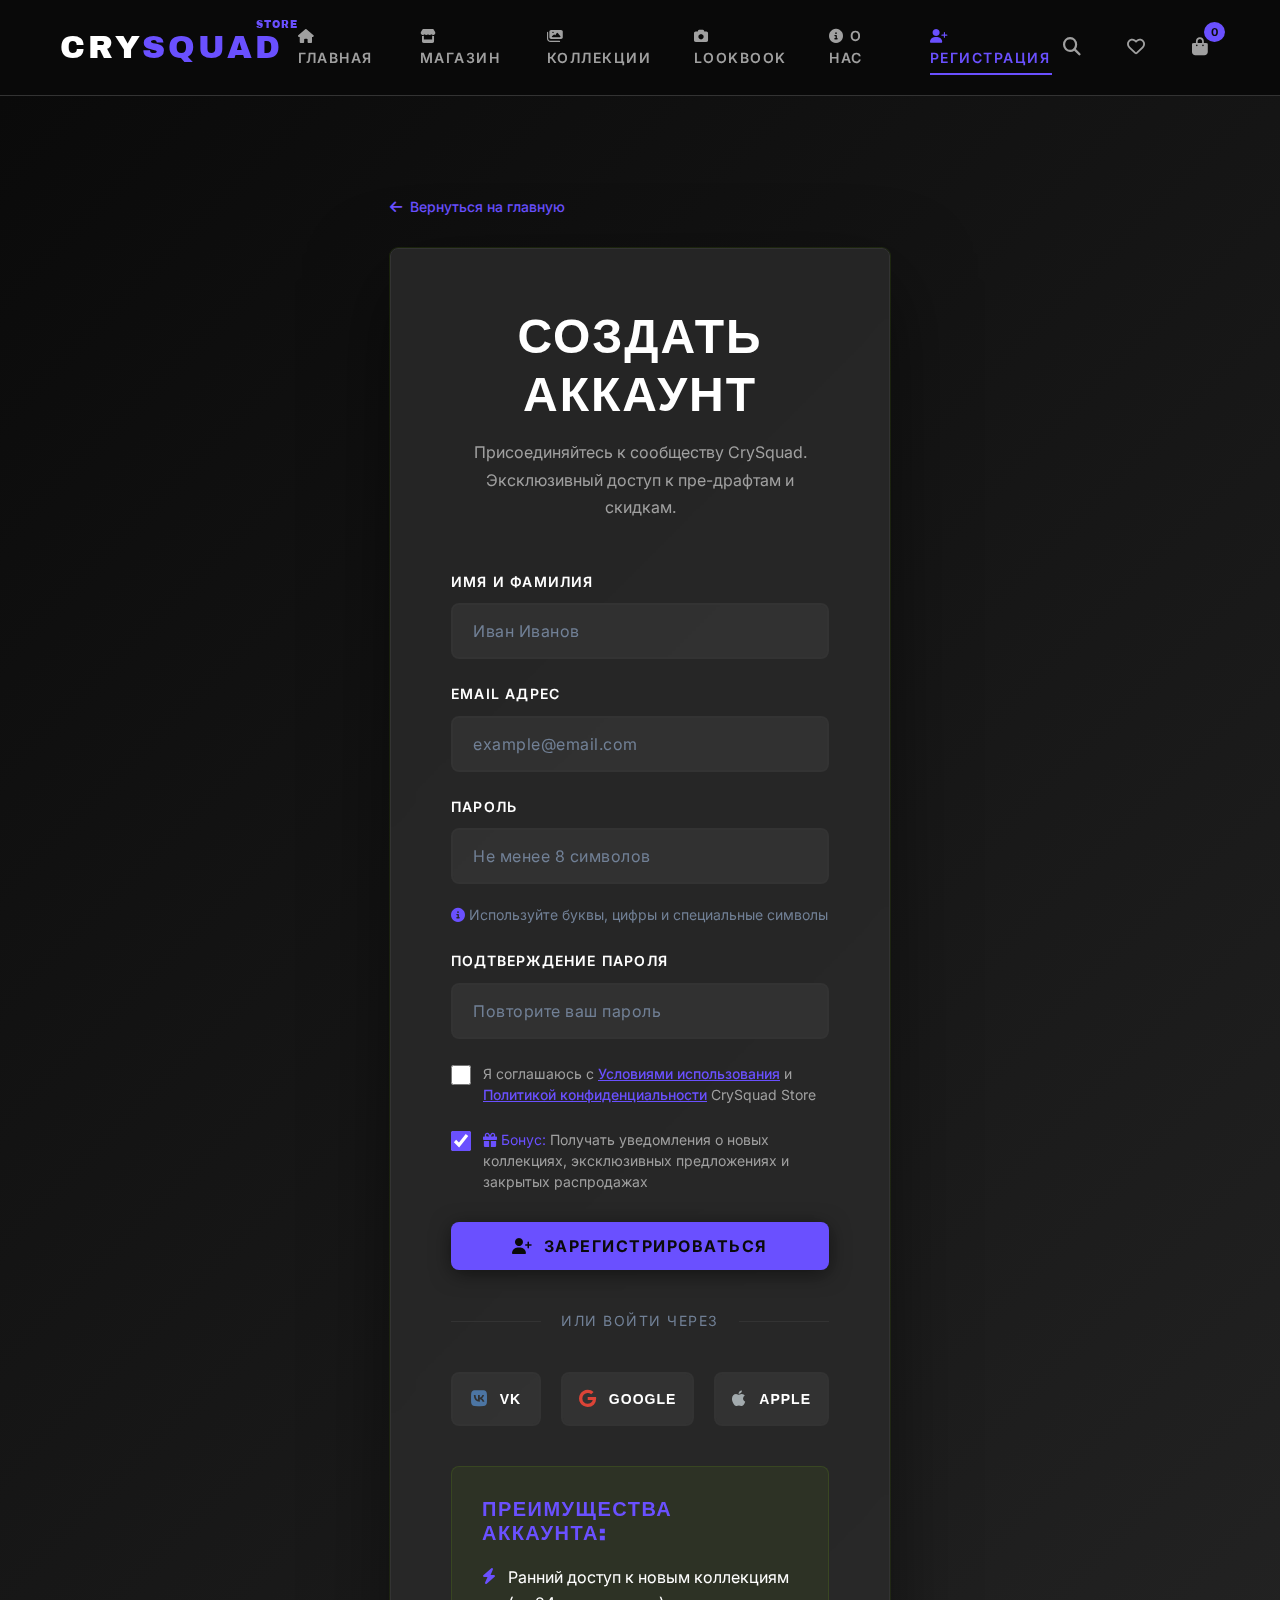
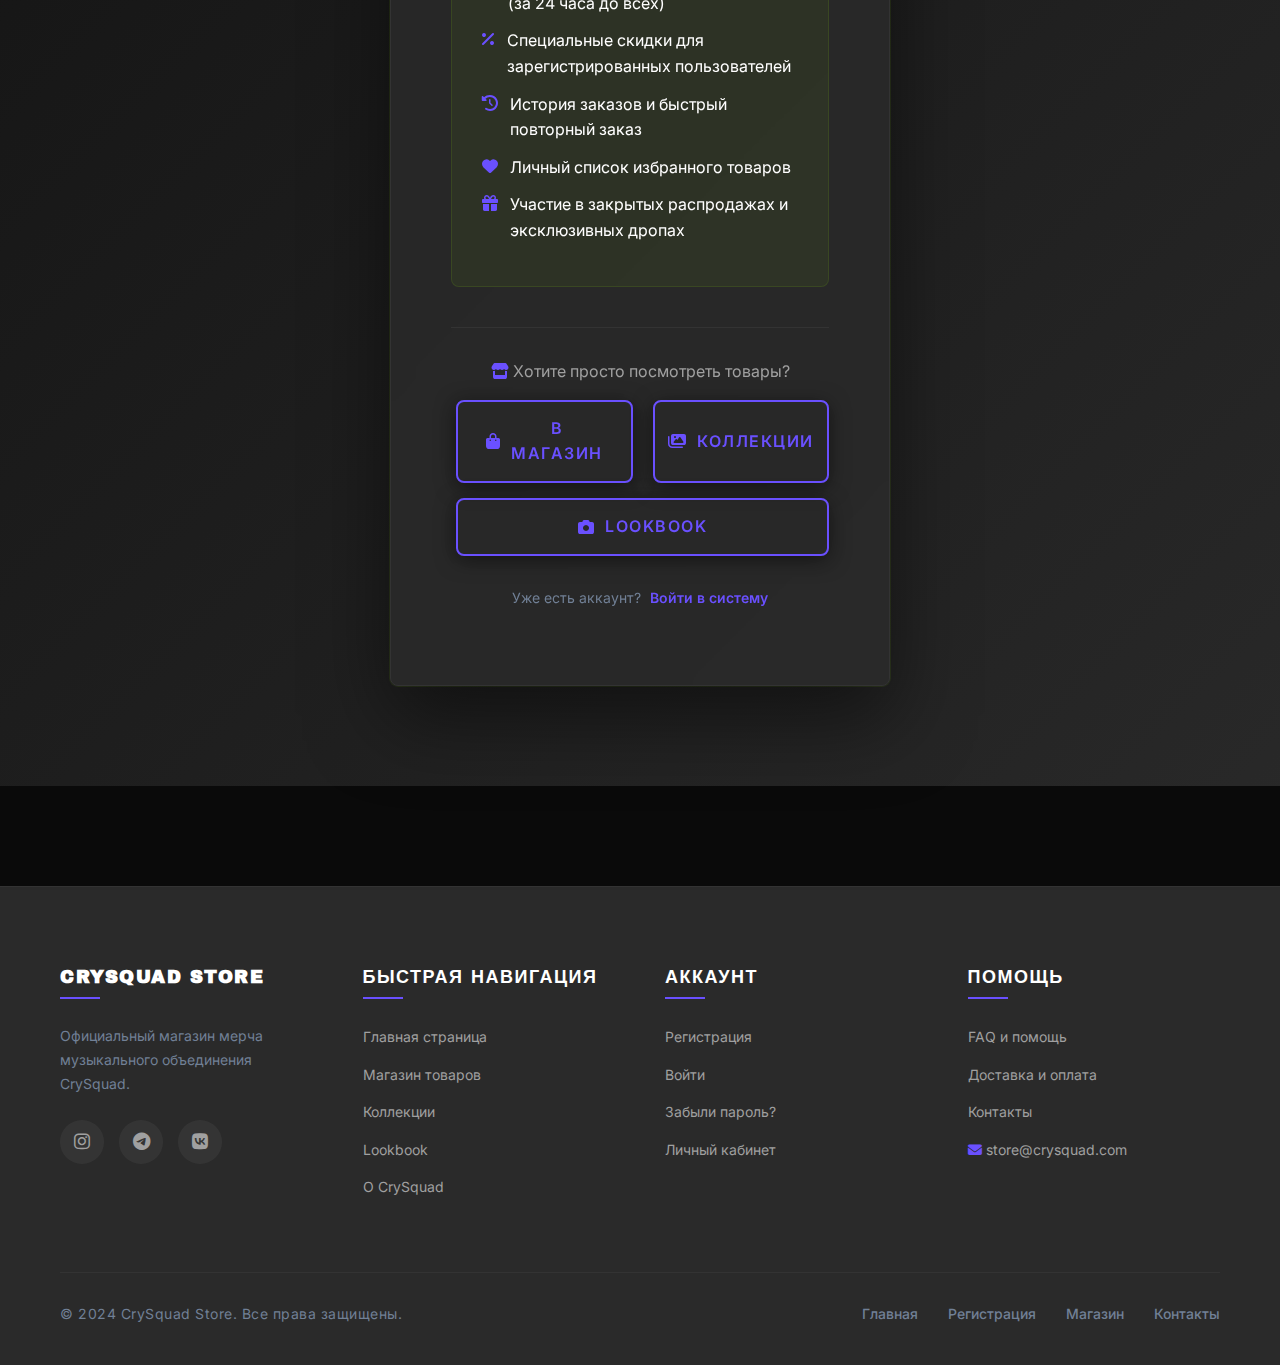
<file: cry-squad-store/register.html>
<!DOCTYPE html>
<html lang="ru">
<head>
    <meta charset="UTF-8">
    <meta name="viewport" content="width=device-width, initial-scale=1.0">
    <title>Регистрация | CrySquad Store</title>
    
    <!-- Подключение шрифтов Archivo Black и Inter -->
    <link rel="preconnect" href="https://fonts.googleapis.com">
    <link rel="preconnect" href="https://fonts.gstatic.com" crossorigin>
    <link href="https://fonts.googleapis.com/css2?family=Archivo+Black&family=Inter:wght@300;400;500;600;700;800;900&display=swap" rel="stylesheet">
    
    <link rel="stylesheet" href="style.css">
    <!-- Font Awesome для иконок -->
    <link rel="stylesheet" href="https://cdnjs.cloudflare.com/ajax/libs/font-awesome/6.4.0/css/all.min.css">
    <link rel="icon" type="image/x-icon" href="assets/images/favicon.ico">
    
    <style>
        /* Стили для навигации назад */
        .back-to-home {
            display: flex;
            align-items: center;
            gap: 10px;
            color: var(--text-secondary);
            margin-bottom: 30px;
            font-size: 14px;
        }
        
        .back-to-home a {
            color: var(--accent-color);
            display: flex;
            align-items: center;
            gap: 8px;
        }
        
        .back-to-home a:hover {
            color: var(--accent-hover);
        }
        
        /* Стили для блока преимуществ */
        .benefits {
            margin-top: 40px;
            padding: 30px;
            background-color: rgba(158, 255, 0, 0.05);
            border-radius: var(--border-radius);
            border: 1px solid rgba(158, 255, 0, 0.1);
        }
        
        .benefits h3 {
            color: var(--accent-color);
            margin-bottom: 20px;
            font-size: 20px;
        }
        
        .benefits-list {
            list-style: none;
        }
        
        .benefits-list li {
            margin-bottom: 12px;
            display: flex;
            align-items: flex-start;
            gap: 12px;
        }
        
        .benefits-list i {
            color: var(--accent-color);
            margin-top: 3px;
            flex-shrink: 0;
        }
    </style>
</head>
<body>
    <!-- Шапка сайта -->
    <header class="header">
        <div class="container">
            <div class="header-content">
                <!-- Логотип -->
                <a href="index.html" class="logo">
                    CRY<span>SQUAD</span>
                </a>
                
                <!-- Навигация -->
                <nav class="nav">
                    <a href="index.html" class="nav-link">
                        <i class="fas fa-home"></i> Главная
                    </a>
                    <a href="shop.html" class="nav-link">
                        <i class="fas fa-store"></i> Магазин
                    </a>
                    <a href="collections.html" class="nav-link">
                        <i class="fas fa-images"></i> Коллекции
                    </a>
                    <a href="lookbook.html" class="nav-link">
                        <i class="fas fa-camera"></i> Lookbook
                    </a>
                    <a href="about.html" class="nav-link">
                        <i class="fas fa-info-circle"></i> О нас
                    </a>
                    <a href="register.html" class="nav-link active">
                        <i class="fas fa-user-plus"></i> Регистрация
                    </a>
                </nav>
                
                <!-- Действия в шапке -->
                <div class="header-actions">
                    <a href="#" class="icon-link">
                        <i class="fas fa-search"></i>
                    </a>
                    <a href="#" class="icon-link">
                        <i class="far fa-heart"></i>
                    </a>
                    <a href="#" class="icon-link" style="position: relative;">
                        <i class="fas fa-shopping-bag"></i>
                        <span class="cart-count">0</span>
                    </a>
                    <a href="register.html" class="nav-link mobile-register">
                        <i class="far fa-user"></i>
                    </a>
                </div>
            </div>
        </div>
    </header>

    <!-- Секция регистрации -->
    <section class="register-section">
        <div class="container">
            <!-- Навигация назад -->
            <div class="back-to-home">
                <a href="index.html">
                    <i class="fas fa-arrow-left"></i>
                    Вернуться на главную
                </a>
            </div>
            
            <div class="register-container fade-in">
                <div class="register-header">
                    <h1>СОЗДАТЬ АККАУНТ</h1>
                    <p>Присоединяйтесь к сообществу CrySquad. Эксклюзивный доступ к пре-драфтам и скидкам.</p>
                </div>
                
                <!-- Форма регистрации -->
                <form id="registerForm">
                    <div class="form-group">
                        <label for="name" class="form-label">Имя и фамилия</label>
                        <input type="text" id="name" class="form-input" placeholder="Иван Иванов" required>
                    </div>
                    
                    <div class="form-group">
                        <label for="email" class="form-label">Email адрес</label>
                        <input type="email" id="email" class="form-input" placeholder="example@email.com" required>
                    </div>
                    
                    <div class="form-group">
                        <label for="password" class="form-label">Пароль</label>
                        <input type="password" id="password" class="form-input" placeholder="Не менее 8 символов" required>
                        <div class="small mt-20">
                            <i class="fas fa-info-circle accent-text"></i>
                            Используйте буквы, цифры и специальные символы
                        </div>
                    </div>
                    
                    <div class="form-group">
                        <label for="confirmPassword" class="form-label">Подтверждение пароля</label>
                        <input type="password" id="confirmPassword" class="form-input" placeholder="Повторите ваш пароль" required>
                    </div>
                    
                    <div class="form-checkbox">
                        <input type="checkbox" id="terms" required>
                        <label for="terms">
                            Я соглашаюсь с <a href="#">Условиями использования</a> и <a href="#">Политикой конфиденциальности</a> CrySquad Store
                        </label>
                    </div>
                    
                    <div class="form-checkbox">
                        <input type="checkbox" id="newsletter" checked>
                        <label for="newsletter">
                            <span class="accent-text"><i class="fas fa-gift"></i> Бонус:</span> 
                            Получать уведомления о новых коллекциях, эксклюзивных предложениях и закрытых распродажах
                        </label>
                    </div>
                    
                    <!-- Кнопки действий -->
                    <div style="display: flex; gap: 15px; margin-top: 30px;">
                        <button type="submit" class="btn" style="flex: 1;">
                            <i class="fas fa-user-plus"></i>
                            Зарегистрироваться
                        </button>
                        
                    </div>
                </form>
                
                <div class="divider">
                    <span>Или войти через</span>
                </div>
                
                <div class="social-register">
                    <button type="button" class="social-btn vk">
                        <i class="fab fa-vk"></i> VK
                    </button>
                    <button type="button" class="social-btn google">
                        <i class="fab fa-google"></i> Google
                    </button>
                    <button type="button" class="social-btn apple">
                        <i class="fab fa-apple"></i> Apple
                    </button>
                </div>
                
                <!-- Блок преимуществ регистрации -->
                <div class="benefits">
                    <h3>Преимущества аккаунта:</h3>
                    <ul class="benefits-list">
                        <li>
                            <i class="fas fa-bolt"></i>
                            <span>Ранний доступ к новым коллекциям (за 24 часа до всех)</span>
                        </li>
                        <li>
                            <i class="fas fa-percentage"></i>
                            <span>Специальные скидки для зарегистрированных пользователей</span>
                        </li>
                        <li>
                            <i class="fas fa-history"></i>
                            <span>История заказов и быстрый повторный заказ</span>
                        </li>
                        <li>
                            <i class="fas fa-heart"></i>
                            <span>Личный список избранного товаров</span>
                        </li>
                        <li>
                            <i class="fas fa-gift"></i>
                            <span>Участие в закрытых распродажах и эксклюзивных дропах</span>
                        </li>
                    </ul>
                </div>
                
                <!-- Альтернативные действия -->
                <div class="login-link" style="margin-top: 40px; padding-top: 30px; border-top: 1px solid var(--border-color);">
                    <p style="margin-bottom: 15px; color: var(--text-secondary); text-align: center;">
                        <i class="fas fa-store accent-text"></i> Хотите просто посмотреть товары?
                    </p>
                    <div style="display: flex; gap: 15px; flex-wrap: wrap;">
                        <a href="shop.html" class="btn btn-outline" style="flex: 1; min-width: 150px;">
                            <i class="fas fa-shopping-bag"></i>
                            В магазин
                        </a>
                        <a href="collections.html" class="btn btn-outline" style="flex: 1; min-width: 150px;">
                            <i class="fas fa-images"></i>
                            Коллекции
                        </a>
                        <a href="lookbook.html" class="btn btn-outline" style="flex: 1; min-width: 150px;">
                            <i class="fas fa-camera"></i>
                            Lookbook
                        </a>
                    </div>
                    
                    <div style="text-align: center; margin-top: 30px;">
                        <p style="color: var(--text-inactive); font-size: 14px;">
                            Уже есть аккаунт? <a href="login.html" style="color: var(--accent-color); font-weight: 600;">Войти в систему</a>
                        </p>
                    </div>
                </div>
            </div>
        </div>
    </section>

    <!-- Подвал сайта -->
    <footer class="footer">
        <div class="container">
            <div class="footer-grid">
                <div class="footer-column">
                    <h4>CRYSQUAD STORE</h4>
                    <p class="small">
                        Официальный магазин мерча музыкального объединения CrySquad.
                    </p>
                    <div class="social-links">
                        <a href="#" class="social-icon" title="Instagram">
                            <i class="fab fa-instagram"></i>
                        </a>
                        <a href="#" class="social-icon" title="Telegram">
                            <i class="fab fa-telegram"></i>
                        </a>
                        <a href="#" class="social-icon" title="VK">
                            <i class="fab fa-vk"></i>
                        </a>
                    </div>
                </div>
                
                <div class="footer-column">
                    <h4>БЫСТРАЯ НАВИГАЦИЯ</h4>
                    <ul class="footer-links">
                        <li><a href="index.html">Главная страница</a></li>
                        <li><a href="shop.html">Магазин товаров</a></li>
                        <li><a href="collections.html">Коллекции</a></li>
                        <li><a href="lookbook.html">Lookbook</a></li>
                        <li><a href="about.html">О CrySquad</a></li>
                    </ul>
                </div>
                
                <div class="footer-column">
                    <h4>АККАУНТ</h4>
                    <ul class="footer-links">
                        <li><a href="register.html">Регистрация</a></li>
                        <li><a href="login.html">Войти</a></li>
                        <li><a href="#">Забыли пароль?</a></li>
                        <li><a href="#">Личный кабинет</a></li>
                    </ul>
                </div>
                
                <div class="footer-column">
                    <h4>ПОМОЩЬ</h4>
                    <ul class="footer-links">
                        <li><a href="faq.html">FAQ и помощь</a></li>
                        <li><a href="#">Доставка и оплата</a></li>
                        <li><a href="contact.html">Контакты</a></li>
                        <li><a href="mailto:store@crysquad.com">
                            <i class="fas fa-envelope accent-text"></i> store@crysquad.com
                        </a></li>
                    </ul>
                </div>
            </div>
            
            <div class="footer-bottom">
                <div class="copyright">
                    © 2024 CrySquad Store. Все права защищены.
                </div>
                <div class="footer-bottom-links">
                    <a href="index.html">Главная</a>
                    <a href="register.html">Регистрация</a>
                    <a href="shop.html">Магазин</a>
                    <a href="#">Контакты</a>
                </div>
            </div>
        </div>
    </footer>

    <!-- JavaScript для формы регистрации -->
    <script>
        document.getElementById('registerForm').addEventListener('submit', function(e) {
            e.preventDefault();
            
            const name = document.getElementById('name').value;
            const email = document.getElementById('email').value;
            const password = document.getElementById('password').value;
            const confirmPassword = document.getElementById('confirmPassword').value;
            
            // Валидация
            if (password !== confirmPassword) {
                showNotification('Пароли не совпадают!', 'error');
                return;
            }
            
            if (password.length < 8) {
                showNotification('Пароль должен содержать не менее 8 символов', 'error');
                return;
            }
            
            if (!email.includes('@') || !email.includes('.')) {
                showNotification('Введите корректный email адрес', 'error');
                return;
            }
            
            // Показываем успешное уведомление
            showNotification(`Добро пожаловать в CrySquad, ${name}! Проверьте вашу почту для подтверждения.`, 'success');
            
            // В реальном приложении здесь был бы AJAX-запрос на сервер
            setTimeout(() => {
                window.location.href = 'index.html?welcome=true';
            }, 2000);
        });
        
        // Обработка социальных кнопок
        document.querySelectorAll('.social-btn').forEach(button => {
            button.addEventListener('click', function() {
                const provider = this.textContent.trim();
                showNotification(`В реальном приложении здесь была бы интеграция с ${provider}`, 'info');
            });
        });
        
        // Функция показа уведомлений
        function showNotification(message, type = 'info') {
            const notification = document.createElement('div');
            notification.className = 'notification';
            
            let icon = 'fas fa-info-circle';
            let color = '#9EFF00';
            
            if (type === 'error') {
                icon = 'fas fa-exclamation-circle';
                color = '#FF6B6B';
            } else if (type === 'success') {
                icon = 'fas fa-check-circle';
                color = '#9EFF00';
            }
            
            notification.innerHTML = `
                <div class="notification-content" style="display: flex; align-items: center; gap: 12px;">
                    <i class="${icon}" style="color: ${color}; font-size: 20px;"></i>
                    <span>${message}</span>
                </div>
            `;
            
            notification.style.cssText = `
                position: fixed;
                top: 100px;
                right: 20px;
                background-color: #2A2A2A;
                color: #FFFFFF;
                padding: 18px 24px;
                border-radius: 8px;
                border-left: 4px solid ${color};
                box-shadow: 0 8px 25px rgba(0, 0, 0, 0.4);
                z-index: 9999;
                animation: slideIn 0.4s ease-out;
                max-width: 400px;
                font-family: 'Inter', sans-serif;
                font-size: 14px;
                line-height: 1.5;
                backdrop-filter: blur(10px);
                border: 1px solid #333333;
            `;
            
            // Анимация
            const style = document.createElement('style');
            style.textContent = `
                @keyframes slideIn {
                    from {
                        transform: translateX(100%);
                        opacity: 0;
                    }
                    to {
                        transform: translateX(0);
                        opacity: 1;
                    }
                }
                
                @keyframes slideOut {
                    from {
                        transform: translateX(0);
                        opacity: 1;
                    }
                    to {
                        transform: translateX(100%);
                        opacity: 0;
                    }
                }
            `;
            document.head.appendChild(style);
            
            document.body.appendChild(notification);
            
            // Удаляем через 4 секунды
            setTimeout(() => {
                notification.style.animation = 'slideOut 0.4s ease-out forwards';
                setTimeout(() => {
                    if (notification.parentNode) {
                        notification.parentNode.removeChild(notification);
                    }
                }, 400);
            }, 4000);
        }
        
        // Приветственное сообщение при переходе с регистрации
        window.addEventListener('load', function() {
            const urlParams = new URLSearchParams(window.location.search);
            if (urlParams.get('welcome') === 'true') {
                showNotification('Добро пожаловать в CrySquad Store! Ваш аккаунт успешно создан.', 'success');
            }
        });
    </script>
</body>
</html>
</file>
<file: cry-squad-store/style.css>
/* ===== RESET & BASE STYLES ===== */
* {
    margin: 0;
    padding: 0;
    box-sizing: border-box;
}

:root {
    /* Цветовая палитра из документа */
    --primary-bg: #0A0A0A;               /* Основной черный фон - 70% */
    --secondary-bg: #2A2A2A;             /* Темный серый - для второстепенных блоков */
    --text-primary: #FFFFFF;             /* Белый - основной текст */
    --text-secondary: #A0A0A0;           /* Светлый серый - второстепенный текст */
    --text-inactive: #718096;            /* Серо-голубой - неактивные элементы */
    --border-color: #333333;             /* Цвет границ */
    
    /* Акцентные цвета */
    --accent-color: #6a50ff;             /* Кислотно-зеленый - основной акцент (5%) */
    --accent-hover: #9ca2fa;             /* Более светлый зеленый */
    --accent-secondary: #3859b2;         /* Бирюзовый - дополнительные элементы */
    --accent-blue: #5d90ff;              /* Электрический синий (альтернатива) */
    --accent-pink: #FF00FF;              /* Неоново-розовый (альтернатива) */
    
    /* Шрифты */
    --font-heading: 'Archivo Black', sans-serif;     /* Для заголовков */
    --font-body: 'Inter', sans-serif;                /* Для основного текста */
    
    /* Размеры шрифтов */
    --font-size-h1: 48px;
    --font-size-h2: 36px;
    --font-size-h3: 24px;
    --font-size-body: 16px;
    --font-size-small: 14px;
    
    /* Прочие переменные */
    --border-radius: 8px;
    --transition: all 0.3s ease;
    --shadow: 0 4px 20px rgba(0, 0, 0, 0.5);
    --shadow-accent: 0 4px 20px rgba(158, 255, 0, 0.3);
}

body {
    font-family: var(--font-body);
    background-color: var(--primary-bg);
    color: var(--text-primary);
    line-height: 1.6;
    overflow-x: hidden;
    font-size: var(--font-size-body);
}

/* ===== TYPOGRAPHY ===== */
h1, h2, h3, h4, h5, h6 {
    font-family: var(--font-heading);
    font-weight: 900;
    letter-spacing: 1.5px;
    line-height: 1.2;
    text-transform: uppercase;
}

h1 { 
    font-size: var(--font-size-h1);
    letter-spacing: 2px;
}

h2 { 
    font-size: var(--font-size-h2);
    letter-spacing: 1.8px;
}

h3 { 
    font-size: var(--font-size-h3);
    letter-spacing: 1.5px;
}

h4 { 
    font-size: 20px;
    letter-spacing: 1.2px;
}

p {
    font-size: var(--font-size-body);
    color: var(--text-secondary);
    margin-bottom: 1rem;
    line-height: 1.7;
}

.lead {
    font-size: 18px;
    line-height: 1.8;
}

.small {
    font-size: var(--font-size-small);
    color: var(--text-inactive);
}

a {
    color: var(--accent-color);
    text-decoration: none;
    transition: var(--transition);
    font-weight: 500;
}

a:hover {
    color: var(--accent-hover);
}

/* Акцентный текст */
.accent-text {
    color: var(--accent-color);
}

.accent-secondary {
    color: var(--accent-secondary);
}

/* ===== BUTTONS ===== */
.btn {
    display: inline-flex;
    align-items: center;
    justify-content: center;
    padding: 14px 36px;
    background-color: var(--accent-color);
    color: var(--primary-bg);
    border: none;
    border-radius: var(--border-radius);
    font-family: var(--font-body);
    font-weight: 700;
    font-size: 16px;
    cursor: pointer;
    transition: var(--transition);
    text-transform: uppercase;
    letter-spacing: 1.5px;
    gap: 10px;
    box-shadow: var(--shadow);
}

.btn:hover {
    background-color: var(--accent-hover);
    transform: translateY(-3px);
    box-shadow: var(--shadow-accent);
}

.btn:active {
    transform: translateY(-1px);
}

.btn-secondary {
    background-color: transparent;
    color: var(--text-primary);
    border: 2px solid var(--text-primary);
    box-shadow: none;
}

.btn-secondary:hover {
    background-color: var(--text-primary);
    color: var(--primary-bg);
    border-color: var(--text-primary);
}

.btn-accent-secondary {
    background-color: var(--accent-secondary);
    color: var(--primary-bg);
}

.btn-accent-secondary:hover {
    background-color: #4FD1C7;
}

.btn-outline {
    background-color: transparent;
    color: var(--accent-color);
    border: 2px solid var(--accent-color);
}

.btn-outline:hover {
    background-color: var(--accent-color);
    color: var(--primary-bg);
}

.btn-small {
    padding: 10px 24px;
    font-size: 14px;
    letter-spacing: 1px;
}

/* ===== FORM ELEMENTS ===== */
.form-group {
    margin-bottom: 24px;
}

.form-label {
    display: block;
    margin-bottom: 10px;
    color: var(--text-primary);
    font-weight: 600;
    font-size: 14px;
    text-transform: uppercase;
    letter-spacing: 1.2px;
}

.form-input {
    width: 100%;
    padding: 16px 20px;
    background-color: rgba(255, 255, 255, 0.05);
    border: 2px solid var(--border-color);
    border-radius: var(--border-radius);
    color: var(--text-primary);
    font-family: var(--font-body);
    font-size: 16px;
    transition: var(--transition);
    letter-spacing: 0.5px;
}

.form-input:focus {
    outline: none;
    border-color: var(--accent-color);
    background-color: rgba(255, 255, 255, 0.08);
    box-shadow: 0 0 0 3px rgba(158, 255, 0, 0.1);
}

.form-input::placeholder {
    color: var(--text-inactive);
}

.form-checkbox {
    display: flex;
    align-items: flex-start;
    gap: 12px;
    margin-bottom: 24px;
}

.form-checkbox input[type="checkbox"] {
    width: 20px;
    height: 20px;
    accent-color: var(--accent-color);
    margin-top: 2px;
    flex-shrink: 0;
}

.form-checkbox label {
    color: var(--text-secondary);
    font-size: 14px;
    line-height: 1.5;
}

.form-checkbox a {
    color: var(--accent-color);
    text-decoration: underline;
}

.form-checkbox a:hover {
    color: var(--accent-hover);
}

/* ===== HEADER ===== */
.header {
    background-color: rgba(10, 10, 10, 0.95);
    border-bottom: 1px solid var(--border-color);
    padding: 20px 0;
    position: sticky;
    top: 0;
    z-index: 1000;
    backdrop-filter: blur(10px);
}

.container {
    max-width: 1200px;
    margin: 0 auto;
    padding: 0 20px;
}

.header-content {
    display: flex;
    justify-content: space-between;
    align-items: center;
}

.logo {
    font-family: var(--font-heading);
    font-size: 32px;
    color: var(--text-primary);
    text-transform: uppercase;
    letter-spacing: 3px;
    position: relative;
    padding-right: 15px;
}

.logo::after {
    content: 'STORE';
    position: absolute;
    top: -5px;
    right: 0;
    font-size: 10px;
    color: var(--accent-color);
    letter-spacing: 1px;
}

.logo span {
    color: var(--accent-color);
}

.nav {
    display: flex;
    gap: 40px;
}

.nav-link {
    color: var(--text-secondary);
    font-weight: 600;
    font-size: 14px;
    text-transform: uppercase;
    letter-spacing: 1.5px;
    transition: var(--transition);
    position: relative;
    padding: 5px 0;
}

.nav-link::after {
    content: '';
    position: absolute;
    bottom: 0;
    left: 0;
    width: 0;
    height: 2px;
    background-color: var(--accent-color);
    transition: var(--transition);
}

.nav-link:hover {
    color: var(--accent-color);
}

.nav-link:hover::after {
    width: 100%;
}

.nav-link.active {
    color: var(--accent-color);
}

.nav-link.active::after {
    width: 100%;
}

.header-actions {
    display: flex;
    gap: 24px;
    align-items: center;
}

.icon-link {
    color: var(--text-secondary);
    transition: var(--transition);
    font-size: 18px;
    position: relative;
    width: 40px;
    height: 40px;
    display: flex;
    align-items: center;
    justify-content: center;
    border-radius: 50%;
}

.icon-link:hover {
    color: var(--accent-color);
    background-color: rgba(158, 255, 0, 0.1);
}

.cart-count {
    background-color: var(--accent-color);
    color: var(--primary-bg);
    font-size: 11px;
    font-weight: 700;
    padding: 3px 7px;
    border-radius: 50%;
    position: absolute;
    top: -5px;
    right: -5px;
    min-width: 20px;
    height: 20px;
    display: flex;
    align-items: center;
    justify-content: center;
}

/* ===== FOOTER ===== */
.footer {
    background-color: var(--secondary-bg);
    padding: 80px 0 40px;
    margin-top: 100px;
    border-top: 1px solid var(--border-color);
}

.footer-grid {
    display: grid;
    grid-template-columns: repeat(4, 1fr);
    gap: 50px;
    margin-bottom: 60px;
}

.footer-column h4 {
    color: var(--text-primary);
    margin-bottom: 25px;
    font-size: 18px;
    letter-spacing: 1.5px;
    position: relative;
    padding-bottom: 10px;
}

.footer-column h4::after {
    content: '';
    position: absolute;
    bottom: 0;
    left: 0;
    width: 40px;
    height: 2px;
    background-color: var(--accent-color);
}

.footer-links {
    list-style: none;
}

.footer-links li {
    margin-bottom: 12px;
}

.footer-links a {
    color: var(--text-secondary);
    font-size: 14px;
    font-weight: 400;
    transition: var(--transition);
    display: inline-block;
}

.footer-links a:hover {
    color: var(--accent-color);
    transform: translateX(5px);
}

.social-links {
    display: flex;
    gap: 15px;
    margin-top: 25px;
}

.social-icon {
    width: 44px;
    height: 44px;
    background-color: rgba(255, 255, 255, 0.05);
    border-radius: 50%;
    display: flex;
    align-items: center;
    justify-content: center;
    color: var(--text-secondary);
    transition: var(--transition);
    font-size: 18px;
}

.social-icon:hover {
    background-color: var(--accent-color);
    color: var(--primary-bg);
    transform: translateY(-3px) rotate(5deg);
    box-shadow: var(--shadow-accent);
}

.newsletter-form {
    display: flex;
    flex-direction: column;
    gap: 15px;
}

.newsletter-form .form-input {
    background-color: rgba(255, 255, 255, 0.08);
}

.footer-bottom {
    border-top: 1px solid var(--border-color);
    padding-top: 30px;
    display: flex;
    justify-content: space-between;
    align-items: center;
    font-size: 14px;
    color: var(--text-inactive);
}

.copyright {
    font-size: 14px;
    letter-spacing: 0.5px;
}

.footer-bottom-links {
    display: flex;
    gap: 30px;
}

.footer-bottom-links a {
    color: var(--text-inactive);
    font-size: 14px;
    transition: var(--transition);
}

.footer-bottom-links a:hover {
    color: var(--accent-color);
}

/* ===== HERO SECTION ===== */
.hero {
    padding: 140px 0 120px;
    background: linear-gradient(135deg, 
        rgba(10, 10, 10, 0.95) 0%, 
        rgba(42, 42, 42, 0.9) 100%);
    position: relative;
    overflow: hidden;
}

.hero::before {
    content: '';
    position: absolute;
    top: 0;
    left: 0;
    right: 0;
    bottom: 0;
    background: 
        radial-gradient(circle at 20% 80%, rgba(158, 255, 0, 0.15) 0%, transparent 50%),
        radial-gradient(circle at 80% 20%, rgba(255, 0, 255, 0.1) 0%, transparent 50%),
        radial-gradient(circle at 40% 40%, rgba(0, 240, 255, 0.05) 0%, transparent 50%);
    z-index: 0;
}

.hero-content {
    max-width: 700px;
    position: relative;
    z-index: 1;
}

.hero-title {
    margin-bottom: 25px;
    color: var(--text-primary);
    line-height: 1.1;
}

.hero-subtitle {
    color: var(--accent-color);
    font-size: 22px;
    font-weight: 600;
    margin-bottom: 30px;
    letter-spacing: 2px;
}

.hero-description {
    font-size: 18px;
    margin-bottom: 40px;
    max-width: 600px;
}

.hero-buttons {
    display: flex;
    gap: 20px;
    margin-top: 50px;
    flex-wrap: wrap;
}

/* ===== FEATURED SECTION ===== */
.section {
    padding: 100px 0;
}

.section-header {
    text-align: center;
    margin-bottom: 70px;
}

.section-title {
    margin-bottom: 20px;
    position: relative;
    display: inline-block;
    padding-bottom: 15px;
}

.section-title::after {
    content: '';
    position: absolute;
    bottom: 0;
    left: 50%;
    transform: translateX(-50%);
    width: 80px;
    height: 3px;
    background-color: var(--accent-color);
}

.section-subtitle {
    color: var(--text-secondary);
    max-width: 700px;
    margin: 0 auto;
    font-size: 18px;
    line-height: 1.8;
}

.products-grid {
    display: grid;
    grid-template-columns: repeat(auto-fill, minmax(300px, 1fr));
    gap: 40px;
    margin-top: 40px;
}

.product-card {
    background-color: var(--secondary-bg);
    border-radius: var(--border-radius);
    overflow: hidden;
    transition: var(--transition);
    border: 1px solid var(--border-color);
    position: relative;
}

.product-card:hover {
    transform: translateY(-12px);
    box-shadow: 
        0 25px 50px rgba(0, 0, 0, 0.4),
        0 0 0 1px rgba(158, 255, 0, 0.1);
    border-color: rgba(158, 255, 0, 0.3);
}

.product-badge {
    position: absolute;
    top: 20px;
    right: 20px;
    background-color: var(--accent-color);
    color: var(--primary-bg);
    padding: 6px 12px;
    font-size: 12px;
    font-weight: 700;
    text-transform: uppercase;
    letter-spacing: 1px;
    border-radius: 4px;
    z-index: 2;
}

.product-badge.new {
    background-color: var(--accent-pink);
}

.product-badge.sale {
    background-color: var(--accent-blue);
}

.product-image-container {
    width: 100%;
    height: 350px;
    overflow: hidden;
    position: relative;
}

.product-image {
    width: 100%;
    height: 100%;
    object-fit: cover;
    transition: transform 0.7s ease;
}

.product-card:hover .product-image {
    transform: scale(1.08);
}

.product-info {
    padding: 25px;
}

.product-title {
    font-size: 20px;
    margin-bottom: 12px;
    color: var(--text-primary);
    font-weight: 600;
    letter-spacing: 0.5px;
}

.product-category {
    color: var(--text-inactive);
    font-size: 14px;
    margin-bottom: 15px;
    text-transform: uppercase;
    letter-spacing: 1px;
}

.product-price {
    color: var(--accent-color);
    font-weight: 700;
    font-size: 22px;
    margin-bottom: 20px;
}

.product-price .old-price {
    color: var(--text-inactive);
    text-decoration: line-through;
    font-size: 16px;
    margin-left: 10px;
    font-weight: 400;
}

.product-rating {
    color: #FFD700;
    margin: 15px 0;
    font-size: 14px;
}

.product-rating .count {
    color: var(--text-inactive);
    margin-left: 8px;
    font-size: 13px;
}

/* ===== ABOUT SECTION ===== */
.about-section {
    background-color: var(--secondary-bg);
    position: relative;
    overflow: hidden;
}

.about-section::before {
    content: '';
    position: absolute;
    top: -50%;
    right: -20%;
    width: 400px;
    height: 400px;
    background: radial-gradient(circle, rgba(158, 255, 0, 0.1) 0%, transparent 70%);
    z-index: 0;
}

.about-content {
    position: relative;
    z-index: 1;
    max-width: 900px;
    margin: 0 auto;
    text-align: center;
}

.about-text {
    font-size: 18px;
    line-height: 1.9;
    margin-bottom: 40px;
    color: var(--text-secondary);
}

.about-stats {
    display: flex;
    justify-content: center;
    gap: 60px;
    margin-top: 50px;
    flex-wrap: wrap;
}

.stat {
    text-align: center;
}

.stat-number {
    font-size: 48px;
    font-weight: 900;
    color: var(--accent-color);
    font-family: var(--font-heading);
    margin-bottom: 10px;
    line-height: 1;
}

.stat-label {
    color: var(--text-inactive);
    font-size: 14px;
    text-transform: uppercase;
    letter-spacing: 1.5px;
}

/* ===== REGISTER PAGE ===== */
.register-section {
    min-height: calc(100vh - 200px);
    display: flex;
    align-items: center;
    padding: 100px 0;
    background: linear-gradient(135deg, rgba(10, 10, 10, 0.98) 0%, rgba(42, 42, 42, 0.95) 100%);
}

.register-container {
    max-width: 500px;
    width: 100%;
    margin: 0 auto;
    background-color: rgba(42, 42, 42, 0.8);
    border-radius: var(--border-radius);
    padding: 60px;
    box-shadow: 
        0 30px 80px rgba(0, 0, 0, 0.5),
        0 0 0 1px rgba(158, 255, 0, 0.1);
    backdrop-filter: blur(10px);
    border: 1px solid var(--border-color);
}

.register-header {
    text-align: center;
    margin-bottom: 50px;
}

.register-header h1 {
    margin-bottom: 15px;
    color: var(--text-primary);
}

.register-header p {
    color: var(--text-secondary);
    font-size: 16px;
}

.divider {
    display: flex;
    align-items: center;
    text-align: center;
    margin: 40px 0;
    color: var(--text-inactive);
    font-size: 14px;
    text-transform: uppercase;
    letter-spacing: 1.5px;
}

.divider::before,
.divider::after {
    content: '';
    flex: 1;
    border-bottom: 1px solid var(--border-color);
}

.divider span {
    padding: 0 20px;
}

.social-register {
    display: flex;
    gap: 20px;
    margin-bottom: 40px;
}

.social-btn {
    flex: 1;
    padding: 16px;
    background-color: rgba(255, 255, 255, 0.05);
    border: 2px solid var(--border-color);
    border-radius: var(--border-radius);
    color: var(--text-primary);
    cursor: pointer;
    transition: var(--transition);
    display: flex;
    align-items: center;
    justify-content: center;
    gap: 12px;
    font-size: 14px;
    font-weight: 600;
    text-transform: uppercase;
    letter-spacing: 1px;
}

.social-btn:hover {
    background-color: rgba(255, 255, 255, 0.1);
    border-color: var(--accent-color);
    transform: translateY(-2px);
}

.social-btn i {
    font-size: 18px;
}

.social-btn.vk i { color: #4C75A3; }
.social-btn.google i { color: #DB4437; }
.social-btn.apple i { color: #A2AAAD; }

.login-link {
    text-align: center;
    margin-top: 40px;
    color: var(--text-inactive);
    font-size: 15px;
}

.login-link a {
    color: var(--accent-color);
    font-weight: 600;
    margin-left: 5px;
}

.login-link a:hover {
    color: var(--accent-hover);
}

/* ===== RESPONSIVE DESIGN ===== */
@media (max-width: 1200px) {
    .container {
        padding: 0 40px;
    }
}

@media (max-width: 992px) {
    .footer-grid {
        grid-template-columns: repeat(2, 1fr);
        gap: 40px;
    }
    
    .nav {
        display: none;
    }
    
    .hero-title {
        font-size: 40px;
    }
    
    .about-stats {
        gap: 40px;
    }
    
    .stat-number {
        font-size: 40px;
    }
}

@media (max-width: 768px) {
    .hero {
        padding: 100px 0 80px;
    }
    
    .hero-title {
        font-size: 36px;
    }
    
    .hero-buttons {
        flex-direction: column;
        align-items: flex-start;
    }
    
    .hero-buttons .btn {
        width: 100%;
        justify-content: center;
    }
    
    .register-container {
        padding: 40px 30px;
    }
    
    .social-register {
        flex-direction: column;
    }
    
    .section {
        padding: 80px 0;
    }
    
    .section-title {
        font-size: 32px;
    }
}

@media (max-width: 576px) {
    .footer-grid {
        grid-template-columns: 1fr;
        gap: 40px;
    }
    
    .footer-bottom {
        flex-direction: column;
        gap: 20px;
        text-align: center;
    }
    
    .footer-bottom-links {
        flex-direction: column;
        gap: 15px;
    }
    
    h1 { 
        font-size: 32px;
        letter-spacing: 1.5px;
    }
    
    h2 { 
        font-size: 28px;
        letter-spacing: 1.2px;
    }
    
    h3 { 
        font-size: 22px;
        letter-spacing: 1px;
    }
    
    .container {
        padding: 0 20px;
    }
    
    .about-stats {
        gap: 30px;
    }
    
    .stat-number {
        font-size: 36px;
    }
    
    .products-grid {
        grid-template-columns: 1fr;
        gap: 30px;
    }
}

/* ===== ANIMATIONS ===== */
@keyframes fadeIn {
    from {
        opacity: 0;
        transform: translateY(20px);
    }
    to {
        opacity: 1;
        transform: translateY(0);
    }
}

.fade-in {
    animation: fadeIn 0.8s ease-out forwards;
}

@keyframes pulse {
    0% {
        box-shadow: 0 0 0 0 rgba(158, 255, 0, 0.4);
    }
    70% {
        box-shadow: 0 0 0 10px rgba(158, 255, 0, 0);
    }
    100% {
        box-shadow: 0 0 0 0 rgba(158, 255, 0, 0);
    }
}

.pulse {
    animation: pulse 2s infinite;
}

/* ===== UTILITY CLASSES ===== */
.text-center {
    text-align: center;
}

.mb-20 {
    margin-bottom: 20px;
}

.mb-30 {
    margin-bottom: 30px;
}

.mb-40 {
    margin-bottom: 40px;
}

.mt-20 {
    margin-top: 20px;
}

.mt-30 {
    margin-top: 30px;
}

.mt-40 {
    margin-top: 40px;
}

.w-100 {
    width: 100%;
}

.hidden {
    display: none;
}

.visible {
    display: block;
}

/* ===== ДОПОЛНИТЕЛЬНЫЕ СТИЛИ ДЛЯ НАВИГАЦИИ ===== */

/* Стили для навигационных кнопок */
.nav-buttons {
    display: flex;
    gap: 15px;
    margin-top: 30px;
    flex-wrap: wrap;
}

.quick-nav {
    background-color: var(--secondary-bg);
    padding: 40px 0;
    margin: 40px 0;
    border-top: 1px solid var(--border-color);
    border-bottom: 1px solid var(--border-color);
}

.quick-nav-grid {
    display: grid;
    grid-template-columns: repeat(auto-fit, minmax(250px, 1fr));
    gap: 20px;
    margin-top: 30px;
}

.quick-nav-card {
    background-color: var(--primary-bg);
    border-radius: var(--border-radius);
    padding: 30px;
    text-align: center;
    transition: var(--transition);
    border: 1px solid var(--border-color);
}

.quick-nav-card:hover {
    transform: translateY(-5px);
    border-color: var(--accent-color);
    box-shadow: var(--shadow-accent);
}

.quick-nav-icon {
    font-size: 32px;
    color: var(--accent-color);
    margin-bottom: 15px;
}

.quick-nav-card h4 {
    margin-bottom: 10px;
    font-size: 18px;
}

.quick-nav-card p {
    font-size: 14px;
    color: var(--text-inactive);
    margin-bottom: 20px;
}

/* Стили для навигации назад */
.back-to-home {
    display: flex;
    align-items: center;
    gap: 10px;
    color: var(--text-secondary);
    margin-bottom: 30px;
    font-size: 14px;
}

.back-to-home a {
    color: var(--accent-color);
    display: flex;
    align-items: center;
    gap: 8px;
}

.back-to-home a:hover {
    color: var(--accent-hover);
}

/* Стили для блока преимуществ */
.benefits {
    margin-top: 40px;
    padding: 30px;
    background-color: rgba(158, 255, 0, 0.05);
    border-radius: var(--border-radius);
    border: 1px solid rgba(158, 255, 0, 0.1);
}

.benefits h3 {
    color: var(--accent-color);
    margin-bottom: 20px;
    font-size: 20px;
}

.benefits-list {
    list-style: none;
}

.benefits-list li {
    margin-bottom: 12px;
    display: flex;
    align-items: flex-start;
    gap: 12px;
}

.benefits-list i {
    color: var(--accent-color);
    margin-top: 3px;
    flex-shrink: 0;
}

/* Стили для мобильной версии регистрации в шапке */
.mobile-register {
    display: none;
}

@media (max-width: 992px) {
    .mobile-register {
        display: flex;
    }
}

/* Стили для кнопок добавления в корзину */
.add-to-cart {
    position: relative;
    overflow: hidden;
}

.add-to-cart::after {
    content: '';
    position: absolute;
    top: 50%;
    left: 50%;
    width: 0;
    height: 0;
    background-color: rgba(255, 255, 255, 0.2);
    border-radius: 50%;
    transform: translate(-50%, -50%);
    transition: width 0.6s, height 0.6s;
}

.add-to-cart:active::after {
    width: 200px;
    height: 200px;
}

/* Стили для уведомлений */
.notification {
    position: fixed;
    top: 100px;
    right: 20px;
    background-color: var(--secondary-bg);
    color: var(--text-primary);
    padding: 18px 24px;
    border-radius: var(--border-radius);
    border-left: 4px solid var(--accent-color);
    box-shadow: 0 8px 25px rgba(0, 0, 0, 0.4);
    z-index: 9999;
    animation: slideIn 0.4s ease-out;
    max-width: 400px;
    font-family: var(--font-body);
    font-size: 14px;
    line-height: 1.5;
    backdrop-filter: blur(10px);
    border: 1px solid var(--border-color);
}

@keyframes slideIn {
    from {
        transform: translateX(100%);
        opacity: 0;
    }
    to {
        transform: translateX(0);
        opacity: 1;
    }
}

@keyframes slideOut {
    from {
        transform: translateX(0);
        opacity: 1;
    }
    to {
        transform: translateX(100%);
        opacity: 0;
    }
}
</file>
